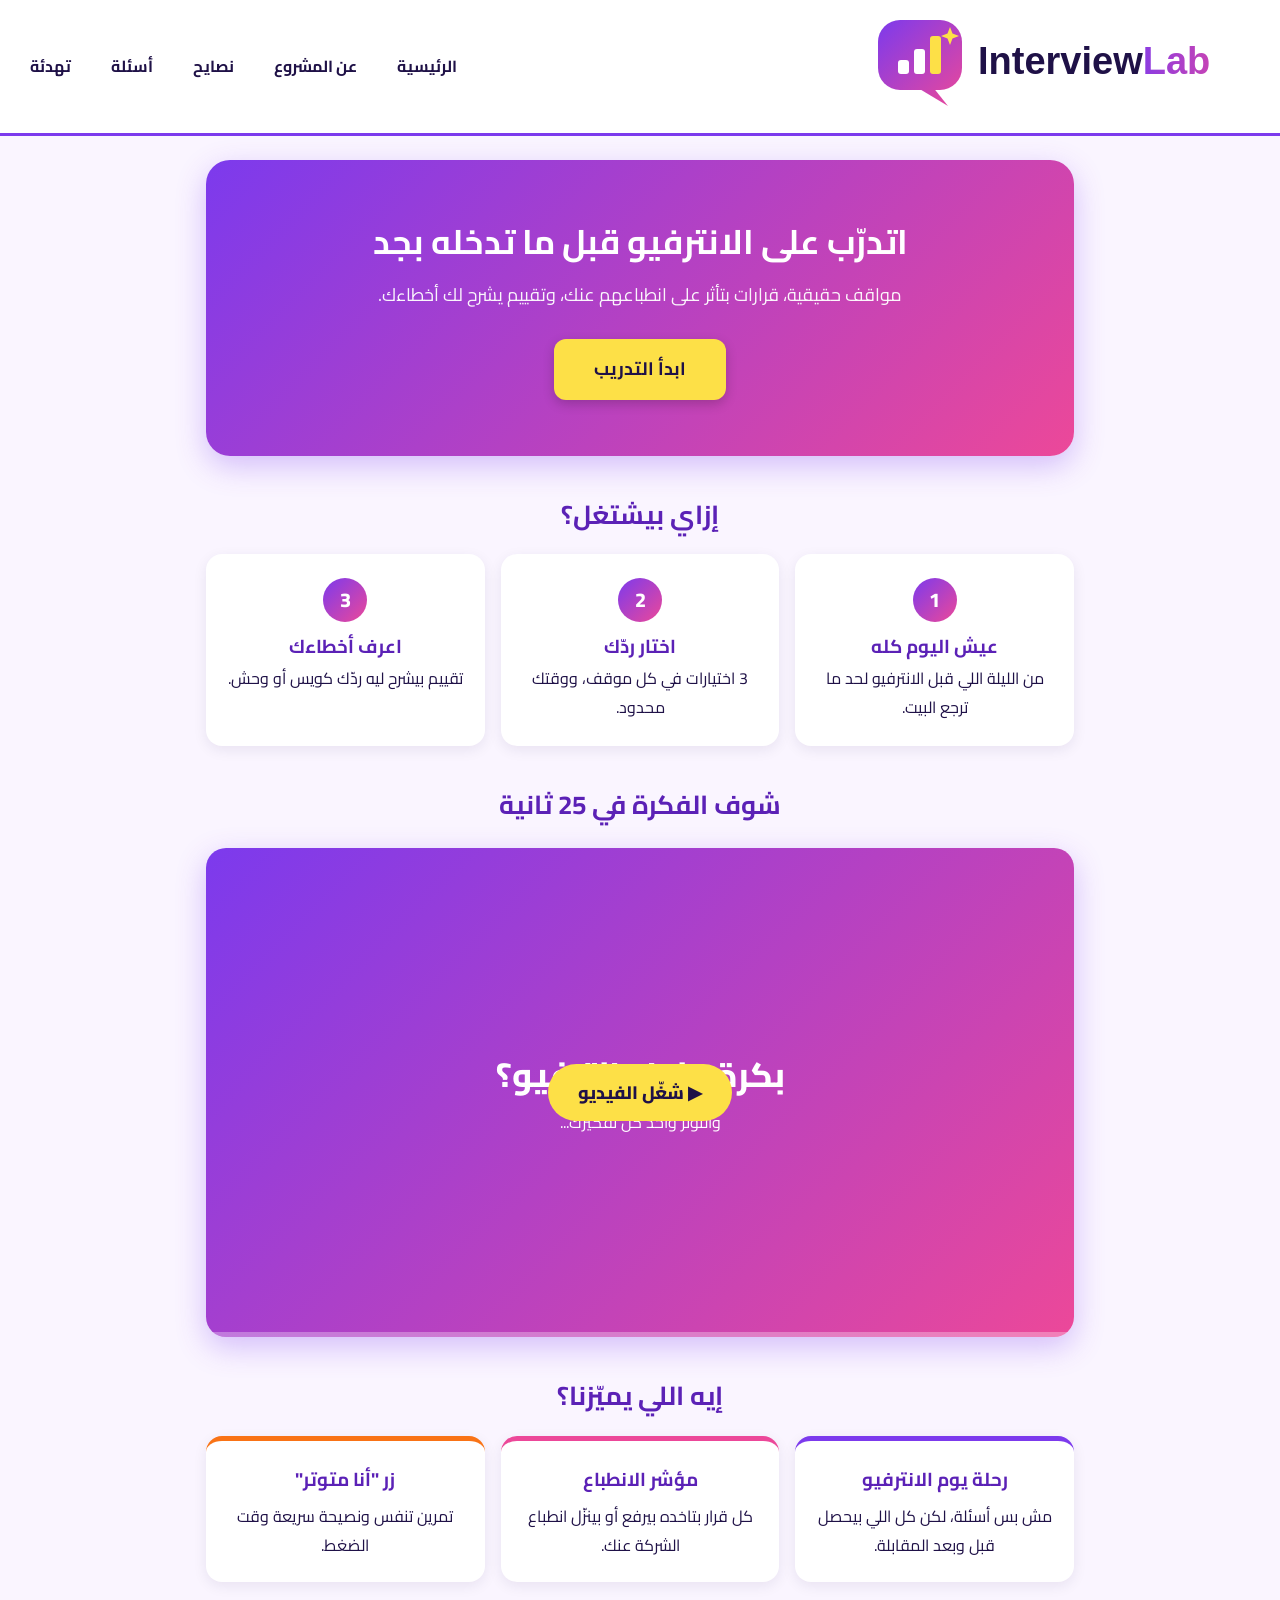
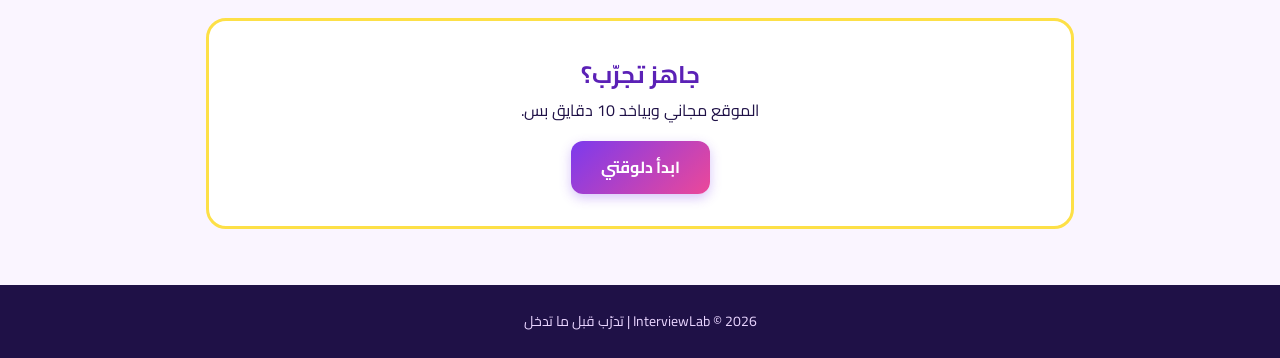
<file: index.html>
<!DOCTYPE html>
<html lang="ar" dir="rtl">
<head>
  <meta charset="UTF-8">
  <meta name="viewport" content="width=device-width, initial-scale=1">
  <title>تدرّب على الانترفيو | InterviewLab</title>

  <link rel="preconnect" href="https://fonts.googleapis.com">
  <link rel="preconnect" href="https://fonts.gstatic.com" crossorigin>
  <link href="https://fonts.googleapis.com/css2?family=Cairo:wght@200..1000&display=swap" rel="stylesheet">

  <link rel="icon" href="image/icon (1).svg">
  <link rel="stylesheet" href="style/style.css">
</head>
<body>

  <header class="navbar">
    <a href="index.html"><img src="image/logo (1).svg" alt="InterviewLab" height="40"></a>
    <nav>
      <a href="index.html">الرئيسية</a>
      <a href="about.html">عن المشروع</a>
      <a href="tips.html">نصايح</a>
      <a href="faq.html">أسئلة</a>
      <a href="calm.html">تهدئة</a>
    </nav>
  </header>

  <main>
    <section class="hero">
      <h1>اتدرّب على الانترفيو قبل ما تدخله بجد</h1>
      <p>مواقف حقيقية، قرارات بتأثر على انطباعهم عنك، وتقييم يشرح لك أخطاءك.</p>
      <a href="simulation.html" class="btn">ابدأ التدريب</a>
    </section>

    <h2 class="section-title">إزاي بيشتغل؟</h2>
    <section class="steps">
      <div class="step"><span class="num">1</span><h3>عيش اليوم كله</h3><p>من الليلة اللي قبل الانترفيو لحد ما ترجع البيت.</p></div>
      <div class="step"><span class="num">2</span><h3>اختار ردّك</h3><p>3 اختيارات في كل موقف، ووقتك محدود.</p></div>
      <div class="step"><span class="num">3</span><h3>اعرف أخطاءك</h3><p>تقييم بيشرح ليه ردّك كويس أو وحش.</p></div>
    </section>

    <h2 class="section-title">شوف الفكرة في 25 ثانية</h2>
    <!-- لما يجهز الفيديو، شيلي الـ div اللي تحت وحطي مكانه: -->
    <!-- <div class="video-box"><video src="videos/intro.mp4" controls></video></div> -->
    <div class="intro" id="intro">
      <div class="scene">
        <p class="big">بكرة عندك انترفيو؟</p>
        <p>والتوتر واخد كل تفكيرك...</p>
      </div>

      <div class="scene">
        <div class="bus">🚌</div>
        <p class="big">المواصلات واقفة في الزحمة!</p>
        <p>هتتصرف إزاي؟</p>
      </div>

      <div class="scene">
        <div class="mini-meter"><div class="mini-fill"></div></div>
        <p class="big">كل قرار بيأثر على انطباعهم عنك</p>
        <p>وإنت بتتدرّب، مش بتغامر</p>
      </div>

      <div class="scene">
        <img src="image/logo (1).svg" alt="InterviewLab" class="intro-logo">
        <p class="big">اتدرّب قبل ما تدخل</p>
        <a href="simulation.html" class="btn">ابدأ التدريب</a>
      </div>

      <button class="play-btn" id="intro-play">▶ شغّل الفيديو</button>
      <div class="intro-progress"><div id="intro-bar"></div></div>
    </div>

    <h2 class="section-title">إيه اللي يميّزنا؟</h2>
    <section class="features">
      <div class="card">
        <h3>رحلة يوم الانترفيو</h3>
        <p>مش بس أسئلة، لكن كل اللي بيحصل قبل وبعد المقابلة.</p>
      </div>
      <div class="card">
        <h3>مؤشر الانطباع</h3>
        <p>كل قرار بتاخده بيرفع أو بينزّل انطباع الشركة عنك.</p>
      </div>
      <div class="card">
        <h3>زر "أنا متوتر"</h3>
        <p>تمرين تنفس ونصيحة سريعة وقت الضغط.</p>
      </div>
    </section>

    <section class="cta">
      <h2>جاهز تجرّب؟</h2>
      <p>الموقع مجاني وبياخد 10 دقايق بس.</p>
      <a href="simulation.html" class="btn">ابدأ دلوقتي</a>
    </section>
  </main>

  <footer>
    <p>InterviewLab © 2026 | تدرّب قبل ما تدخل</p>
  </footer>

  <script>
    (function () {
      var intro = document.getElementById("intro");
      if (!intro) return;

      var scenes = intro.querySelectorAll(".scene");
      var playBtn = document.getElementById("intro-play");
      var bar = document.getElementById("intro-bar");
      var durations = [5000, 6000, 6000, 8000]; // مدة كل مشهد بالمللي ثانية
      var timers = [];

      function showScene(i) {
        scenes.forEach(function (s, j) {
          s.classList.toggle("show", j === i);
        });
      }

      function clearTimers() {
        timers.forEach(function (t) { clearTimeout(t); });
        timers = [];
      }

      function play() {
        clearTimers();
        intro.classList.add("playing");
        intro.classList.remove("ended");

        var total = 0;
        durations.forEach(function (d, i) {
          timers.push(setTimeout(function () { showScene(i); }, total));
          total = total + d;
        });

        // شريط التقدم
        bar.style.transition = "none";
        bar.style.width = "0%";
        void bar.offsetWidth;
        bar.style.transition = "width " + total + "ms linear";
        bar.style.width = "100%";

        // لما الفيديو يخلص
        timers.push(setTimeout(function () {
          intro.classList.remove("playing");
          intro.classList.add("ended");
          playBtn.textContent = "↻ شغّل تاني";
        }, total));
      }

      showScene(0);
      playBtn.addEventListener("click", play);
    })();
  </script>

</body>
</html>
</file>
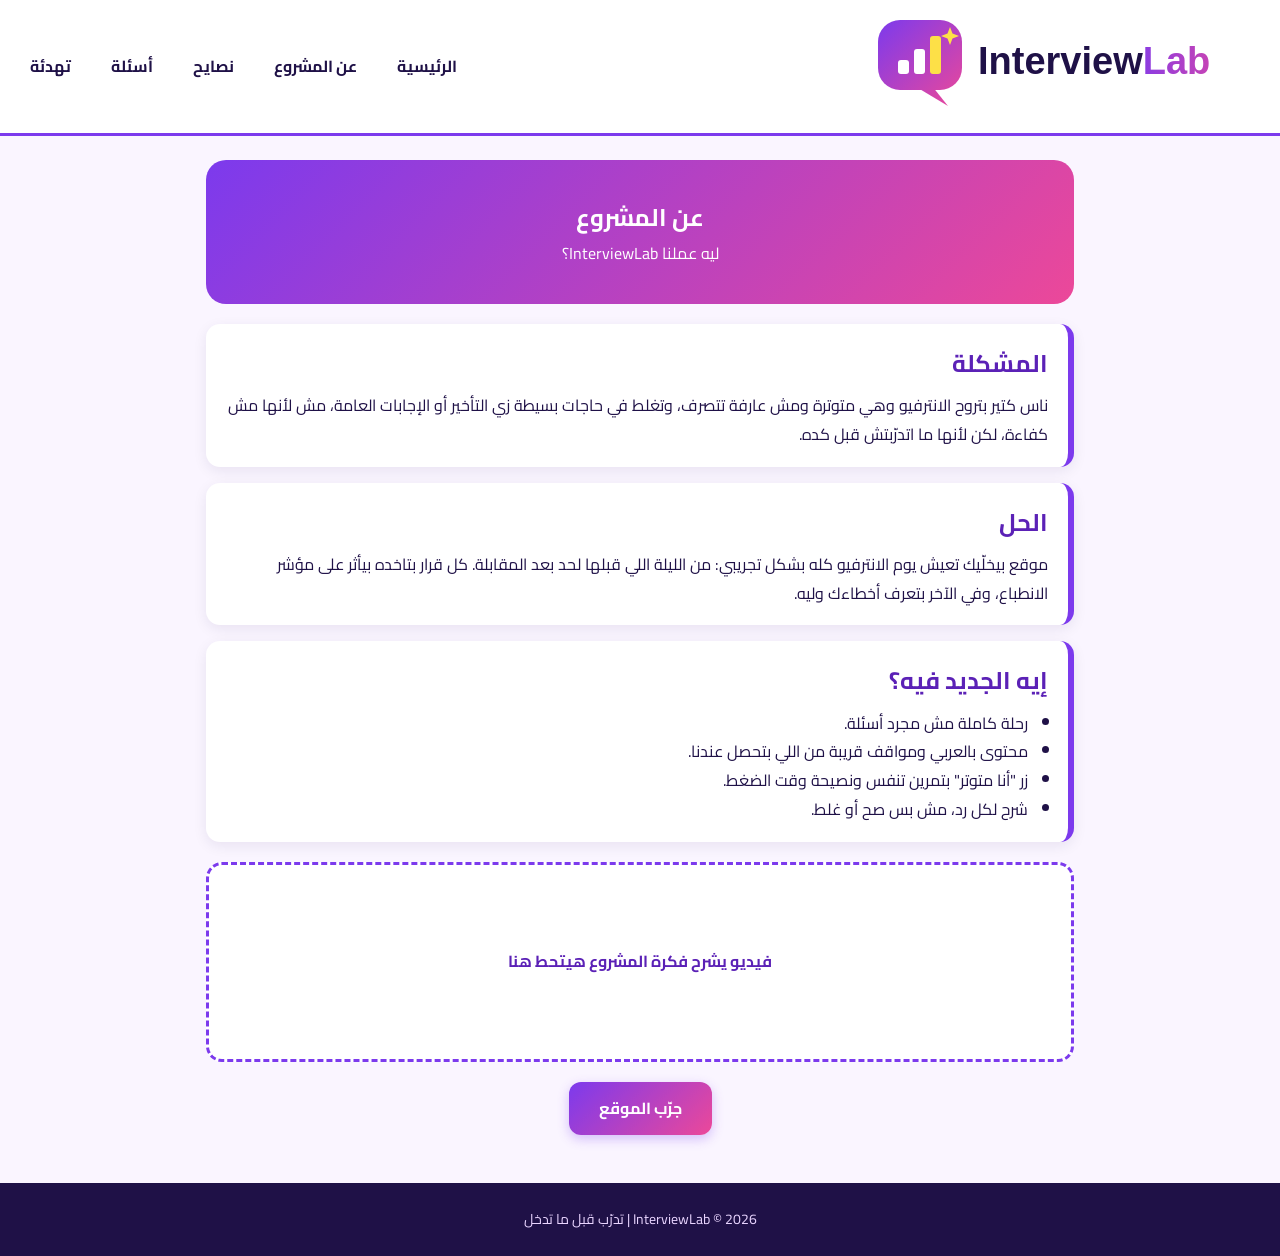
<file: about.html>
<!DOCTYPE html>
<html lang="ar" dir="rtl">
<head>
  <meta charset="UTF-8">
  <meta name="viewport" content="width=device-width, initial-scale=1">
  <title>عن المشروع | InterviewLab</title>

  <link rel="preconnect" href="https://fonts.googleapis.com">
  <link rel="preconnect" href="https://fonts.gstatic.com" crossorigin>
  <link href="https://fonts.googleapis.com/css2?family=Cairo:wght@200..1000&display=swap" rel="stylesheet">

  <link rel="icon" href="image/icon (1).svg">
  <link rel="stylesheet" href="style/style.css">
</head>
<body>

  <header class="navbar">
    <a href="index.html"><img src="image/logo (1).svg" alt="InterviewLab" height="40"></a>
    <nav>
      <a href="index.html">الرئيسية</a>
      <a href="about.html">عن المشروع</a>
      <a href="tips.html">نصايح</a>
      <a href="faq.html">أسئلة</a>
      <a href="calm.html">تهدئة</a>
    </nav>
  </header>

  <main>
    <section class="page-hero">
      <h1>عن المشروع</h1>
      <p>ليه عملنا InterviewLab؟</p>
    </section>

    <div class="about-box">
      <h2>المشكلة</h2>
      <p>ناس كتير بتروح الانترفيو وهي متوترة ومش عارفة تتصرف، وتغلط في حاجات بسيطة زي التأخير أو الإجابات العامة، مش لأنها مش كفاءة، لكن لأنها ما اتدرّبتش قبل كده.</p>
    </div>

    <div class="about-box">
      <h2>الحل</h2>
      <p>موقع بيخلّيك تعيش يوم الانترفيو كله بشكل تجريبي: من الليلة اللي قبلها لحد بعد المقابلة. كل قرار بتاخده بيأثر على مؤشر الانطباع، وفي الآخر بتعرف أخطاءك وليه.</p>
    </div>

    <div class="about-box">
      <h2>إيه الجديد فيه؟</h2>
      <ul>
        <li>رحلة كاملة مش مجرد أسئلة.</li>
        <li>محتوى بالعربي ومواقف قريبة من اللي بتحصل عندنا.</li>
        <li>زر "أنا متوتر" بتمرين تنفس ونصيحة وقت الضغط.</li>
        <li>شرح لكل رد، مش بس صح أو غلط.</li>
      </ul>
    </div>

    <div class="media-placeholder">فيديو يشرح فكرة المشروع هيتحط هنا</div>

    <p style="text-align:center"><a href="simulation.html" class="btn">جرّب الموقع</a></p>
  </main>

  <footer>
    <p>InterviewLab © 2026 | تدرّب قبل ما تدخل</p>
  </footer>
</body>
</html>
</file>
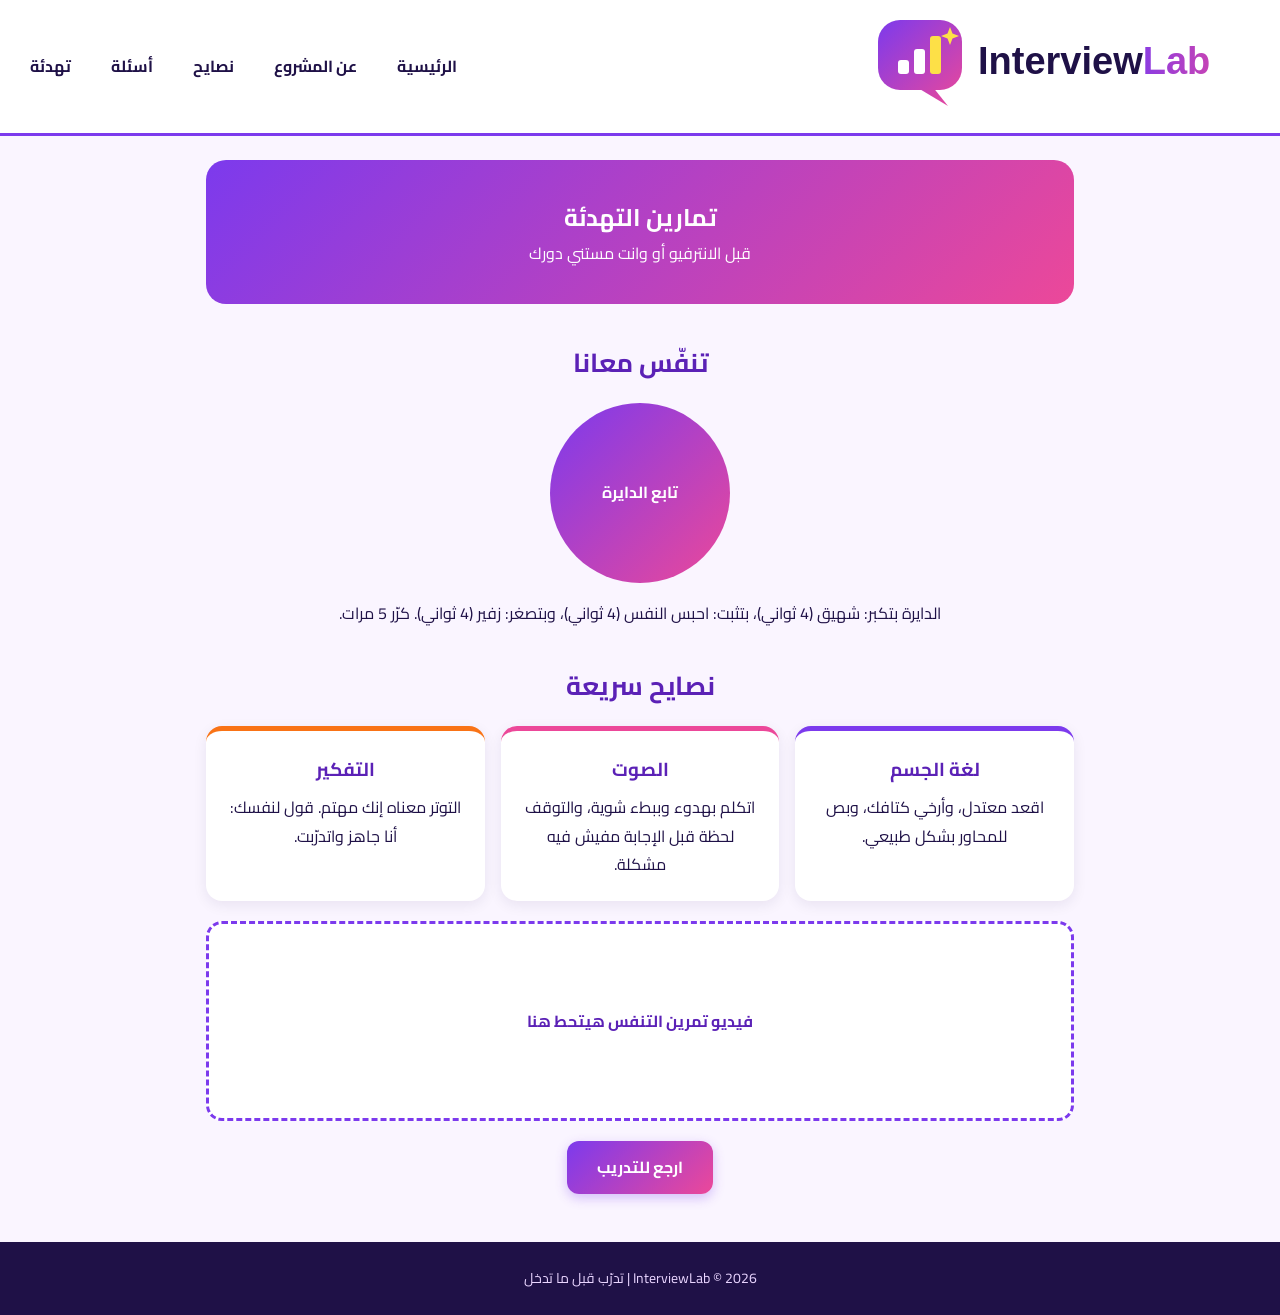
<file: calm.html>
<!DOCTYPE html>
<html lang="ar" dir="rtl">
<head>
  <meta charset="UTF-8">
  <meta name="viewport" content="width=device-width, initial-scale=1">
  <title>تمارين التهدئة | InterviewLab</title>

  <link rel="preconnect" href="https://fonts.googleapis.com">
  <link rel="preconnect" href="https://fonts.gstatic.com" crossorigin>
  <link href="https://fonts.googleapis.com/css2?family=Cairo:wght@200..1000&display=swap" rel="stylesheet">

  <link rel="icon" href="image/icon (1).svg">
  <link rel="stylesheet" href="style/style.css">
</head>
<body>

  <header class="navbar">
    <a href="index.html"><img src="image/logo (1).svg" alt="InterviewLab" height="40"></a>
    <nav>
      <a href="index.html">الرئيسية</a>
      <a href="about.html">عن المشروع</a>
      <a href="tips.html">نصايح</a>
      <a href="faq.html">أسئلة</a>
      <a href="calm.html">تهدئة</a>
    </nav>
  </header>

  <main>
    <section class="page-hero">
      <h1>تمارين التهدئة</h1>
      <p>قبل الانترفيو أو وانت مستني دورك</p>
    </section>

    <h2 class="section-title">تنفّس معانا</h2>
    <div class="breath-wrap">
      <div class="breath-circle">تابع الدايرة</div>
      <p>الدايرة بتكبر: شهيق (4 ثواني)، بتثبت: احبس النفس (4 ثواني)، وبتصغر: زفير (4 ثواني). كرّر 5 مرات.</p>
    </div>

    <h2 class="section-title">نصايح سريعة</h2>
    <section class="features">
      <div class="card">
        <h3>لغة الجسم</h3>
        <p>اقعد معتدل، وأرخي كتافك، وبص للمحاور بشكل طبيعي.</p>
      </div>
      <div class="card">
        <h3>الصوت</h3>
        <p>اتكلم بهدوء وببطء شوية، والتوقف لحظة قبل الإجابة مفيش فيه مشكلة.</p>
      </div>
      <div class="card">
        <h3>التفكير</h3>
        <p>التوتر معناه إنك مهتم. قول لنفسك: أنا جاهز واتدرّبت.</p>
      </div>
    </section>

    <div class="media-placeholder">فيديو تمرين التنفس هيتحط هنا</div>

    <p style="text-align:center"><a href="simulation.html" class="btn">ارجع للتدريب</a></p>
  </main>

  <footer>
    <p>InterviewLab © 2026 | تدرّب قبل ما تدخل</p>
  </footer>

</body>
</html>
</file>
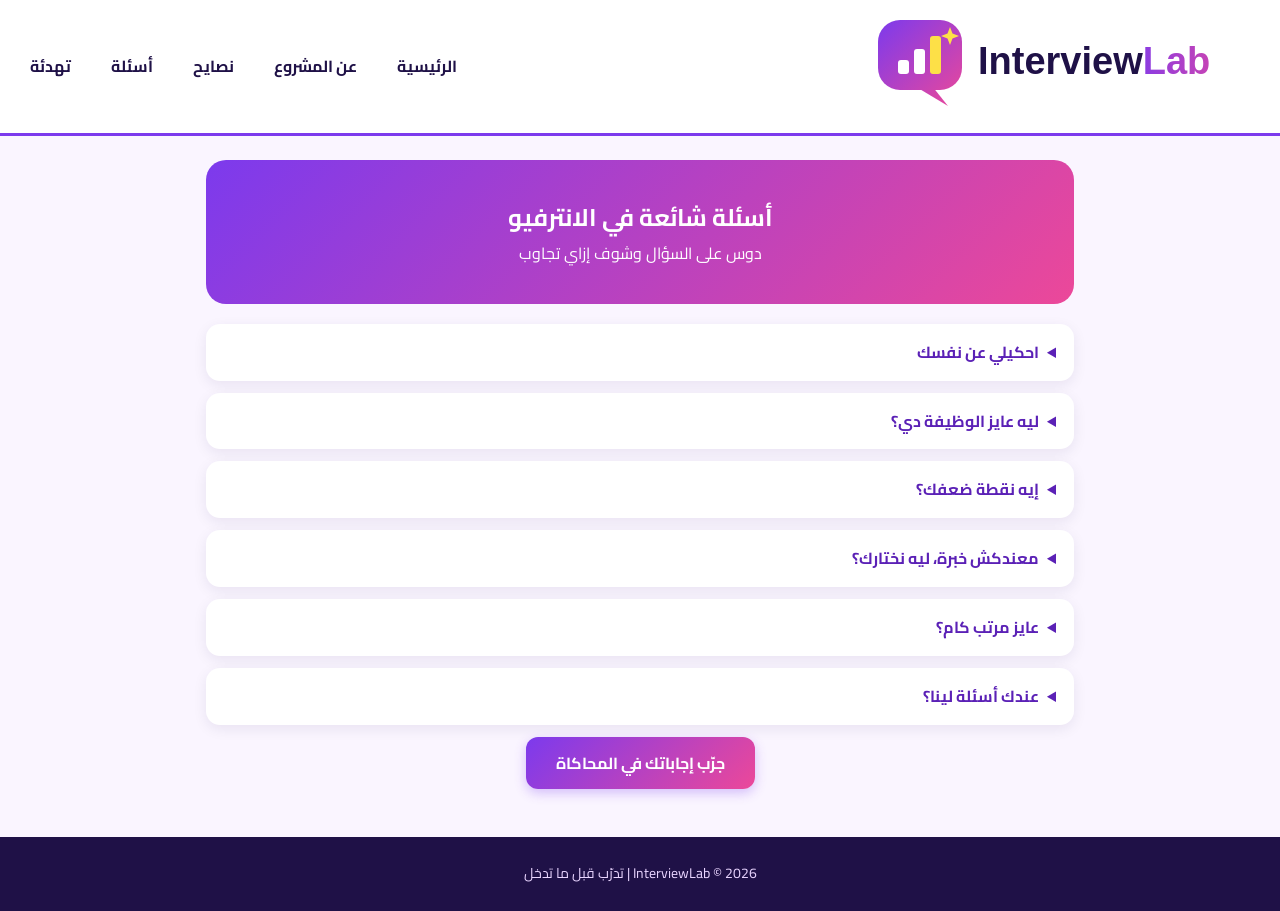
<file: faq.html>
<!DOCTYPE html>
<html lang="ar" dir="rtl">
<head>
  <meta charset="UTF-8">
  <meta name="viewport" content="width=device-width, initial-scale=1">
  <title>أسئلة شائعة | InterviewLab</title>

  <link rel="preconnect" href="https://fonts.googleapis.com">
  <link rel="preconnect" href="https://fonts.gstatic.com" crossorigin>
  <link href="https://fonts.googleapis.com/css2?family=Cairo:wght@200..1000&display=swap" rel="stylesheet">

  <link rel="icon" href="image/icon (1).svg">
  <link rel="stylesheet" href="style/style.css">
</head>
<body>

  <header class="navbar">
    <a href="index.html"><img src="image/logo (1).svg" alt="InterviewLab" height="40"></a>
    <nav>
      <a href="index.html">الرئيسية</a>
      <a href="about.html">عن المشروع</a>
      <a href="tips.html">نصايح</a>
      <a href="faq.html">أسئلة</a>
      <a href="calm.html">تهدئة</a>
    </nav>
  </header>

  <main>
    <section class="page-hero">
      <h1>أسئلة شائعة في الانترفيو</h1>
      <p>دوس على السؤال وشوف إزاي تجاوب</p>
    </section>

    <details class="faq">
      <summary>احكيلي عن نفسك</summary>
      <p>اتكلم في 3 حاجات: دراستك أو شغلك، أهم مهاراتك، وليه مهتم بالوظيفة. خليها دقيقة بس، ومتحكيش عن حياتك الشخصية بالتفصيل.</p>
    </details>

    <details class="faq">
      <summary>ليه عايز الوظيفة دي؟</summary>
      <p>اربط اهتمامك بشغل الشركة. اذكر حاجة محددة عرفتها عنها، وبيّن إزاي هتستفيد وهتفيدهم.</p>
    </details>

    <details class="faq">
      <summary>إيه نقطة ضعفك؟</summary>
      <p>اذكر نقطة حقيقية مش مصيرية، واشرح إزاي بتشتغل على تحسينها. تجنّب "أنا بشتغل كتير زيادة".</p>
    </details>

    <details class="faq">
      <summary>معندكش خبرة، ليه نختارك؟</summary>
      <p>اذكر مشاريع عملتها أو حاجات اتعلمتها بنفسك، وبيّن إنك بتتعلم بسرعة. الأمثلة الحقيقية بتقنع أكتر من الكلام العام.</p>
    </details>

    <details class="faq">
      <summary>عايز مرتب كام؟</summary>
      <p>ابحث قبل المقابلة عن المتوسط في المجال، واذكر رقم مناسب وواقعي، وبيّن إنك مرن في النقاش.</p>
    </details>

    <details class="faq">
      <summary>عندك أسئلة لينا؟</summary>
      <p>قول نعم! اسأل عن طبيعة الشغل، أو فرص التعلم، أو الخطوة الجاية. ده بيبيّن اهتمامك.</p>
    </details>

    <p style="text-align:center"><a href="simulation.html" class="btn">جرّب إجاباتك في المحاكاة</a></p>
  </main>

  <footer>
    <p>InterviewLab © 2026 | تدرّب قبل ما تدخل</p>
  </footer>

</body>
</html>
</file>
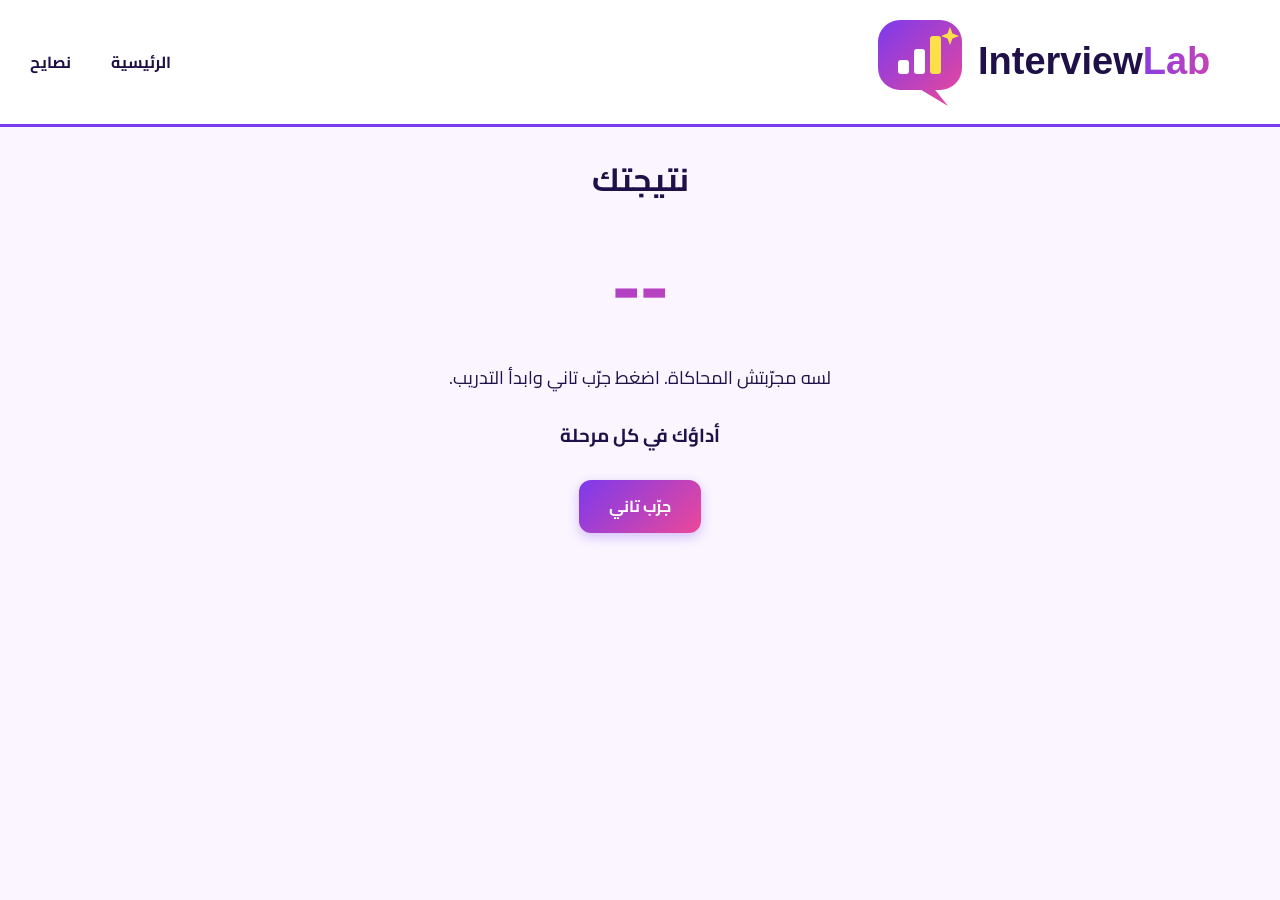
<file: result.html>
<!DOCTYPE html>
<html lang="ar" dir="rtl">
<head>
  <meta charset="UTF-8">
  <meta name="viewport" content="width=device-width, initial-scale=1">
  <title>النتيجة | InterviewLab</title>

  <link rel="preconnect" href="https://fonts.googleapis.com">
  <link rel="preconnect" href="https://fonts.gstatic.com" crossorigin>
  <link href="https://fonts.googleapis.com/css2?family=Cairo:wght@200..1000&display=swap" rel="stylesheet">

  <link rel="icon" href="image/icon (1).svg">
  <link rel="stylesheet" href="style/style.css">
</head>
<body>

  <header class="navbar">
    <img src="image/logo (1).svg" alt="InterviewLab" height="40">
    <nav>
      <a href="index.html">الرئيسية</a>
      <a href="tips.html">نصايح</a>
    </nav>
  </header>

  <main class="result">
    <h1>نتيجتك</h1>
    <div id="score-percent" class="score">0%</div>
    <p id="score-message"></p>

    <h3>أداؤك في كل مرحلة</h3>
    <ul id="stage-results"></ul>

    <a href="simulation.html" class="btn">جرّب تاني</a>
  </main>

  <script src="js/script.js"></script>
</body>
</html>
</file>
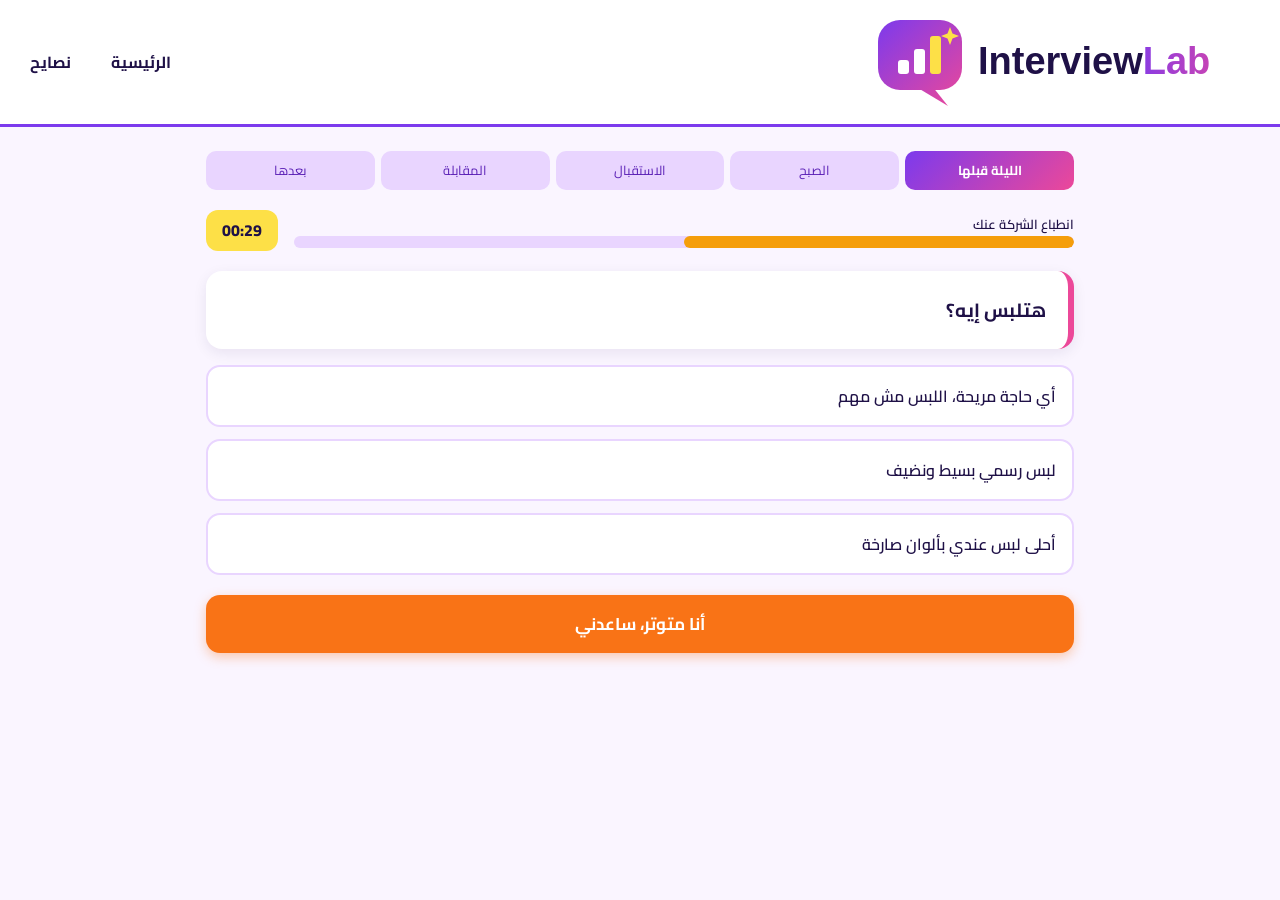
<file: simulation.html>
<html lang="ar" dir="rtl">
<head>
  <meta charset="UTF-8">
  <meta name="viewport" content="width=device-width, initial-scale=1">
  <title>المحاكاة | InterviewLab</title>

  <link rel="preconnect" href="https://fonts.googleapis.com">
  <link rel="preconnect" href="https://fonts.gstatic.com" crossorigin>
  <link href="https://fonts.googleapis.com/css2?family=Cairo:wght@200..1000&display=swap" rel="stylesheet">

  <link rel="icon" href="image/icon (1).svg">
  <link rel="stylesheet" href="style/style.css">
</head>
<body>

  <header class="navbar">
    <img src="image/logo (1).svg" alt="InterviewLab" height="40">
    <nav>
      <a href="index.html">الرئيسية</a>
      <a href="tips.html">نصايح</a>
    </nav>
  </header>

  <main class="sim">

    <div class="stages">
      <span id="stage-1">الليلة قبلها</span>
      <span id="stage-2">الصبح</span>
      <span id="stage-3">الاستقبال</span>
      <span id="stage-4">المقابلة</span>
      <span id="stage-5">بعدها</span>
    </div>

    <div class="status">
      <div class="meter-box">
        <p>انطباع الشركة عنك</p>
        <div class="meter"><div id="meter-fill"></div></div>
      </div>
      <div id="timer">00:30</div>
    </div>

    <div class="scenario">
      <p id="scenario-text">هنا يظهر الموقف</p>
    </div>

    <div id="choices"></div>

    <div id="reason" class="reason hidden"></div>

    <button id="next-btn" class="btn hidden">التالي</button>

    <button id="nervous-btn" class="nervous">أنا متوتر، ساعدني</button>

  </main>

  <div id="breathing" class="modal hidden">
    <div class="modal-box">
      <h3>خد نفس عميق</h3>
      <p id="breath-text">شهيق... 4 ثواني</p>
      <p id="tip-text"></p>
      <button id="close-breath" class="btn">أنا تمام، كمّل</button>
    </div>
  </div>
  <script src="js/script.js"></script>
</body>
</html>
</file>
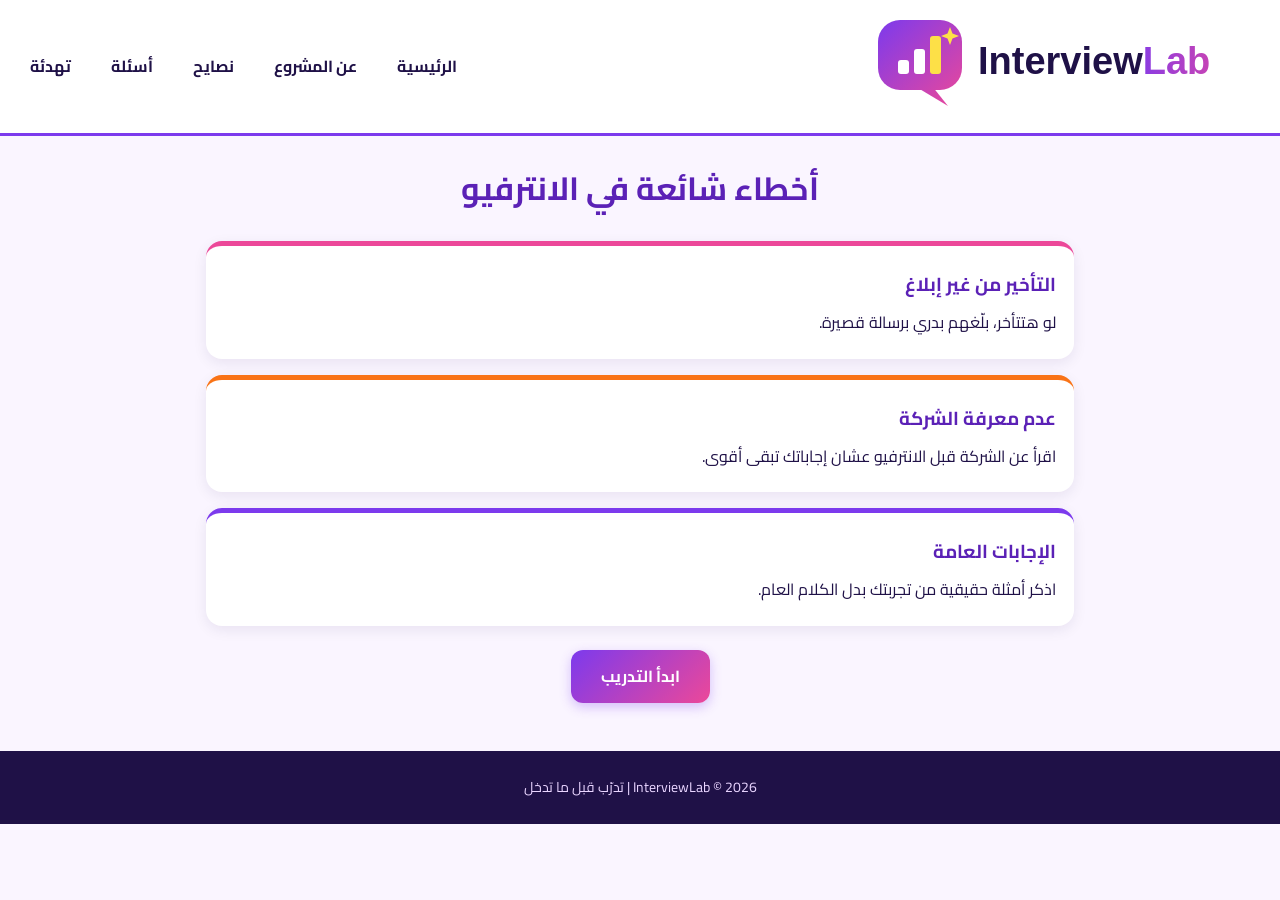
<file: tips.html>
<!DOCTYPE html>
<html lang="ar" dir="rtl">
<head>
  <meta charset="UTF-8">
  <meta name="viewport" content="width=device-width, initial-scale=1">
  <title>نصايح | InterviewLab</title>

  <link rel="preconnect" href="https://fonts.googleapis.com">
  <link rel="preconnect" href="https://fonts.gstatic.com" crossorigin>
  <link href="https://fonts.googleapis.com/css2?family=Cairo:wght@200..1000&display=swap" rel="stylesheet">

  <link rel="icon" href="image/icon (1).svg">
  <link rel="stylesheet" href="style/style.css">
</head>
<body>

  <header class="navbar">
    <a href="index.html"><img src="image/logo (1).svg" alt="InterviewLab" height="40"></a>
    <nav>
      <a href="index.html">الرئيسية</a>
      <a href="about.html">عن المشروع</a>
      <a href="tips.html">نصايح</a>
      <a href="faq.html">أسئلة</a>
      <a href="calm.html">تهدئة</a>
    </nav>
  </header>

  <main class="tips">
    <h1>أخطاء شائعة في الانترفيو</h1>

    <div class="card">
      <h3>التأخير من غير إبلاغ</h3>
      <p>لو هتتأخر، بلّغهم بدري برسالة قصيرة.</p>
    </div>

    <div class="card">
      <h3>عدم معرفة الشركة</h3>
      <p>اقرأ عن الشركة قبل الانترفيو عشان إجاباتك تبقى أقوى.</p>
    </div>

    <div class="card">
      <h3>الإجابات العامة</h3>
      <p>اذكر أمثلة حقيقية من تجربتك بدل الكلام العام.</p>
    </div>

    <a href="simulation.html" class="btn">ابدأ التدريب</a>
  </main>

  <footer>
    <p>InterviewLab © 2026 | تدرّب قبل ما تدخل</p>
  </footer>

</body>
</html>
</file>
<file: style/style.css>
/* ===== الألوان في مكان واحد ===== */
:root {
  --main: #7C3AED;        /* بنفسجي حيوي */
  --main-dark: #5B21B6;
  --pink: #EC4899;        /* وردي */
  --accent: #F97316;      /* برتقالي */
  --yellow: #FDE047;      /* أصفر */
  --dark: #1F1147;        /* كحلي غامق للكلام */
  --light: #FAF5FF;       /* خلفية الصفحة */
  --white: #FFFFFF;
  --good: #16A34A;
  --bad: #DC2626;
  --warn: #F59E0B;
  --gray: #E9D5FF;
  --gradient: linear-gradient(135deg, #7C3AED, #EC4899);
}

/* ===== إعدادات عامة ===== */
* {
  box-sizing: border-box;
  margin: 0;
  padding: 0;
}

body {
  font-family: 'Cairo', sans-serif;
  background: var(--light);
  color: var(--dark);
  line-height: 1.8;
}

main {
  max-width: 900px;
  margin: 0 auto;
  padding: 24px 16px;
}

img {
  max-width: 100%;
  height: auto;
}

/* ===== الشريط العلوي ===== */
.navbar {
  display: flex;
  align-items: center;
  justify-content: space-between;
  flex-wrap: wrap;
  gap: 8px;
  padding: 12px 20px;
  background: var(--white);
  border-bottom: 3px solid var(--main);
  position: sticky;
  top: 0;
  z-index: 5;
}

.navbar nav a {
  color: var(--dark);
  text-decoration: none;
  margin-right: 16px;
  font-weight: 700;
  padding: 4px 10px;
  border-radius: 8px;
}

.navbar nav a:hover {
  background: var(--gray);
  color: var(--main-dark);
}

/* ===== الأزرار ===== */
.btn {
  display: inline-block;
  background: var(--gradient);
  color: var(--white);
  border: none;
  border-radius: 12px;
  padding: 12px 30px;
  font-family: 'Cairo', sans-serif;
  font-size: 16px;
  font-weight: 700;
  text-decoration: none;
  cursor: pointer;
  box-shadow: 0 4px 12px rgba(124, 58, 237, 0.3);
  transition: transform 0.15s;
}

.btn:hover {
  transform: translateY(-2px);
}

/* ===== الصفحة الرئيسية ===== */
.hero {
  text-align: center;
  padding: 56px 20px;
  margin-bottom: 28px;
  background: var(--gradient);
  color: var(--white);
  border-radius: 24px;
  box-shadow: 0 10px 30px rgba(124, 58, 237, 0.3);
}

.hero h1 {
  font-size: 34px;
  line-height: 1.5;
  margin-bottom: 12px;
}

.hero p {
  font-size: 18px;
  opacity: 0.95;
  margin-bottom: 28px;
}

.hero .btn {
  background: var(--yellow);
  color: var(--dark);
  font-size: 18px;
  padding: 14px 40px;
  box-shadow: 0 4px 12px rgba(0, 0, 0, 0.2);
}

.features {
  display: grid;
  grid-template-columns: repeat(auto-fit, minmax(220px, 1fr));
  gap: 16px;
}

/* ===== الكروت ===== */
.card {
  background: var(--white);
  border-radius: 16px;
  border-top: 5px solid var(--main);
  padding: 22px 18px;
  text-align: center;
  box-shadow: 0 4px 14px rgba(31, 17, 71, 0.08);
  transition: transform 0.2s;
}

.card:hover {
  transform: translateY(-4px);
}

.card:nth-child(2) {
  border-top-color: var(--pink);
}

.card:nth-child(3) {
  border-top-color: var(--accent);
}

.card h3 {
  color: var(--main-dark);
  margin-bottom: 6px;
}

/* ===== عناوين الأقسام ===== */
.section-title {
  text-align: center;
  font-size: 26px;
  margin: 36px 0 16px;
  color: var(--main-dark);
}

/* ===== صفحة النصايح ===== */
.tips h1 {
  text-align: center;
  margin-bottom: 24px;
  color: var(--main-dark);
}

.tips .card {
  text-align: right;
  margin-bottom: 16px;
}

.tips .btn {
  display: block;
  width: fit-content;
  margin: 24px auto 0;
}

/* ===== صور وفيديو (للصفحات الجديدة) ===== */
.gallery {
  display: grid;
  grid-template-columns: repeat(auto-fit, minmax(240px, 1fr));
  gap: 16px;
  margin: 20px 0;
}

.gallery img {
  width: 100%;
  border-radius: 16px;
  box-shadow: 0 4px 14px rgba(31, 17, 71, 0.15);
}

.video-box {
  margin: 20px 0;
  border-radius: 16px;
  overflow: hidden;
  box-shadow: 0 4px 14px rgba(31, 17, 71, 0.15);
}

.video-box video,
.video-box iframe {
  display: block;
  width: 100%;
  aspect-ratio: 16 / 9;
  border: none;
}

.page-hero {
  text-align: center;
  padding: 36px 16px;
  margin-bottom: 20px;
  background: var(--gradient);
  color: var(--white);
  border-radius: 20px;
}

/* ===== صفحة المحاكاة: شريط المراحل ===== */
.stages {
  display: flex;
  justify-content: space-between;
  gap: 6px;
  margin-bottom: 20px;
}

.stages span {
  flex: 1;
  text-align: center;
  font-size: 13px;
  padding: 8px 4px;
  border-radius: 10px;
  background: var(--gray);
  color: var(--main-dark);
}

.stages span.active {
  background: var(--gradient);
  color: var(--white);
  font-weight: 700;
}

.stages span.done {
  background: #DCFCE7;
  color: var(--good);
}

/* ===== المؤشر والعدّاد ===== */
.status {
  display: flex;
  align-items: center;
  justify-content: space-between;
  gap: 16px;
  margin-bottom: 20px;
}

.meter-box {
  flex: 1;
}

.meter-box p {
  font-size: 13px;
  font-weight: 600;
}

.meter {
  height: 12px;
  background: var(--gray);
  border-radius: 6px;
  overflow: hidden;
}

#meter-fill {
  width: 50%;
  height: 100%;
  background: var(--good);
  border-radius: 6px;
  transition: width 0.4s;
}

#timer {
  background: var(--yellow);
  color: var(--dark);
  font-weight: 800;
  padding: 6px 16px;
  border-radius: 12px;
}

/* ===== الموقف والاختيارات ===== */
.scenario {
  background: var(--white);
  border-right: 6px solid var(--pink);
  border-radius: 16px;
  padding: 22px;
  margin-bottom: 16px;
  font-size: 19px;
  font-weight: 700;
  box-shadow: 0 4px 14px rgba(31, 17, 71, 0.08);
}

#choices {
  display: flex;
  flex-direction: column;
  gap: 12px;
  margin-bottom: 16px;
}

.choice {
  background: var(--white);
  border: 2px solid var(--gray);
  border-radius: 14px;
  padding: 14px 16px;
  font-family: 'Cairo', sans-serif;
  font-size: 16px;
  font-weight: 600;
  text-align: right;
  color: var(--dark);
  cursor: pointer;
  transition: transform 0.15s, border-color 0.15s;
}

.choice:hover:not(:disabled) {
  border-color: var(--main);
  transform: translateX(-4px);
}

.choice.good {
  background: #DCFCE7;
  border-color: var(--good);
}

.choice.bad {
  background: #FEE2E2;
  border-color: var(--bad);
}

.choice.ok {
  background: #FEF3C7;
  border-color: var(--warn);
}

/* ===== السبب ===== */
.reason {
  background: var(--white);
  border-right: 5px solid var(--main);
  border-radius: 12px;
  padding: 14px 16px;
  margin-bottom: 16px;
}

/* ===== العناصر المخفية ===== */
.hidden {
  display: none !important;
}

/* ===== زر أنا متوتر ===== */
.nervous {
  display: block;
  width: 100%;
  margin-top: 20px;
  background: var(--accent);
  color: var(--white);
  border: none;
  border-radius: 14px;
  padding: 13px;
  font-family: 'Cairo', sans-serif;
  font-size: 17px;
  font-weight: 700;
  cursor: pointer;
  box-shadow: 0 4px 12px rgba(249, 115, 22, 0.35);
}

/* ===== نافذة التنفس ===== */
.modal {
  position: fixed;
  inset: 0;
  background: rgba(31, 17, 71, 0.65);
  display: flex;
  align-items: center;
  justify-content: center;
  padding: 16px;
  z-index: 10;
}

.modal-box {
  background: var(--white);
  border-radius: 20px;
  padding: 28px 24px;
  max-width: 420px;
  width: 100%;
  text-align: center;
}

.modal-box h3 {
  color: var(--main);
  margin-bottom: 10px;
}

#breath-text {
  font-size: 24px;
  font-weight: 800;
  margin: 12px 0;
  color: var(--pink);
}

#tip-text {
  margin-bottom: 20px;
}

/* ===== صفحة النتيجة ===== */
.result {
  text-align: center;
}

.score {
  font-size: 72px;
  font-weight: 800;
  background: var(--gradient);
  -webkit-background-clip: text;
  background-clip: text;
  color: transparent;
  margin: 12px 0;
}

#score-message {
  margin-bottom: 24px;
  font-size: 18px;
}

#stage-results {
  list-style: none;
  text-align: right;
  margin: 12px 0 28px;
}

#stage-results li {
  background: var(--white);
  border-right: 5px solid var(--main);
  border-radius: 10px;
  padding: 10px 14px;
  margin-bottom: 8px;
}

/* ===== الفوتر ===== */
footer {
  text-align: center;
  padding: 24px;
  margin-top: 24px;
  background: var(--dark);
  color: var(--gray);
  font-size: 14px;
}

/* ===== الموبايل ===== */
@media (max-width: 600px) {
  .hero {
    padding: 40px 16px;
  }

  .hero h1 {
    font-size: 24px;
  }

  .stages span {
    font-size: 11px;
  }

  .scenario {
    font-size: 16px;
  }
}

/* ===== إضافات الصفحات الجديدة ===== */
.steps {
  display: grid;
  grid-template-columns: repeat(auto-fit, minmax(220px, 1fr));
  gap: 16px;
}

.step {
  background: var(--white);
  border-radius: 16px;
  padding: 24px 18px;
  text-align: center;
  box-shadow: 0 4px 14px rgba(31, 17, 71, 0.08);
}

.step .num {
  display: inline-flex;
  align-items: center;
  justify-content: center;
  width: 44px;
  height: 44px;
  margin-bottom: 8px;
  border-radius: 50%;
  background: var(--gradient);
  color: var(--white);
  font-size: 20px;
  font-weight: 800;
}

.step h3 {
  color: var(--main-dark);
}

.media-placeholder {
  display: flex;
  align-items: center;
  justify-content: center;
  min-height: 200px;
  margin: 20px 0;
  padding: 16px;
  text-align: center;
  border: 3px dashed var(--main);
  border-radius: 16px;
  color: var(--main-dark);
  font-weight: 700;
  background: var(--white);
}

.cta {
  text-align: center;
  margin: 36px 0 8px;
  padding: 32px 16px;
  background: var(--white);
  border-radius: 20px;
  border: 3px solid var(--yellow);
}

.cta h2 {
  color: var(--main-dark);
}

.cta p {
  margin-bottom: 16px;
}

.about-box {
  background: var(--white);
  border-right: 6px solid var(--main);
  border-radius: 14px;
  padding: 18px 20px;
  margin-bottom: 16px;
  box-shadow: 0 4px 14px rgba(31, 17, 71, 0.08);
}

.about-box h2 {
  color: var(--main-dark);
  margin-bottom: 6px;
}

.about-box ul {
  padding-right: 20px;
}

details.faq {
  background: var(--white);
  border-radius: 14px;
  padding: 14px 18px;
  margin-bottom: 12px;
  box-shadow: 0 4px 14px rgba(31, 17, 71, 0.08);
}

details.faq summary {
  font-weight: 700;
  cursor: pointer;
  color: var(--main-dark);
}

details.faq p {
  margin-top: 8px;
}

.breath-wrap {
  text-align: center;
  margin: 16px 0 24px;
}

.breath-circle {
  display: flex;
  align-items: center;
  justify-content: center;
  width: 180px;
  height: 180px;
  margin: 0 auto 16px;
  border-radius: 50%;
  background: var(--gradient);
  color: var(--white);
  font-weight: 700;
  animation: breathe 12s ease-in-out infinite;
}

@keyframes breathe {
  0%   { transform: scale(0.6); }
  33%  { transform: scale(1); }
  66%  { transform: scale(1); }
  100% { transform: scale(0.6); }
}

/* ===== الفيديو المتحرك في الصفحة الرئيسية ===== */
.intro {
  position: relative;
  aspect-ratio: 16 / 9;
  min-height: 240px;
  margin: 20px 0;
  border-radius: 20px;
  overflow: hidden;
  background: var(--gradient);
  color: var(--white);
  box-shadow: 0 10px 30px rgba(124, 58, 237, 0.3);
}

.intro .scene {
  position: absolute;
  inset: 0;
  display: flex;
  flex-direction: column;
  align-items: center;
  justify-content: center;
  gap: 8px;
  padding: 16px;
  text-align: center;
  opacity: 0;
  pointer-events: none;
  transition: opacity 0.6s;
}

.intro .scene.show {
  opacity: 1;
  pointer-events: auto;
}

.intro .big {
  font-size: clamp(18px, 4.5vw, 34px);
  font-weight: 800;
  line-height: 1.5;
}

.intro .scene.show .big {
  animation: pop 0.7s ease-out;
}

@keyframes pop {
  from { transform: scale(0.6); opacity: 0; }
  to   { transform: scale(1); opacity: 1; }
}

.intro .bus {
  font-size: clamp(36px, 9vw, 64px);
}

.intro .scene.show .bus {
  animation: drive 4s linear infinite;
}

@keyframes drive {
  from { transform: translateX(150%); }
  to   { transform: translateX(-150%); }
}

.intro .mini-meter {
  width: 60%;
  height: 16px;
  background: rgba(255, 255, 255, 0.3);
  border-radius: 8px;
  overflow: hidden;
}

.intro .mini-fill {
  width: 20%;
  height: 100%;
  background: var(--yellow);
  border-radius: 8px;
}

.intro .scene.show .mini-fill {
  animation: fillup 4s ease-in-out forwards;
}

@keyframes fillup {
  from { width: 20%; }
  to   { width: 90%; }
}

.intro .intro-logo {
  height: 52px;
  padding: 8px 14px;
  background: var(--white);
  border-radius: 14px;
}

.intro .play-btn {
  position: absolute;
  inset: 0;
  margin: auto;
  width: fit-content;
  height: fit-content;
  z-index: 3;
  background: var(--yellow);
  color: var(--dark);
  border: none;
  border-radius: 50px;
  padding: 12px 30px;
  font-family: 'Cairo', sans-serif;
  font-size: 18px;
  font-weight: 800;
  cursor: pointer;
}

.intro.playing .play-btn {
  display: none;
}

.intro.ended .play-btn {
  inset: auto;
  top: 10px;
  left: 10px;
  margin: 0;
  padding: 6px 16px;
  font-size: 13px;
}

.intro-progress {
  position: absolute;
  bottom: 0;
  left: 0;
  right: 0;
  height: 5px;
  background: rgba(255, 255, 255, 0.3);
}

#intro-bar {
  height: 100%;
  width: 0;
  background: var(--yellow);
}
</file>
